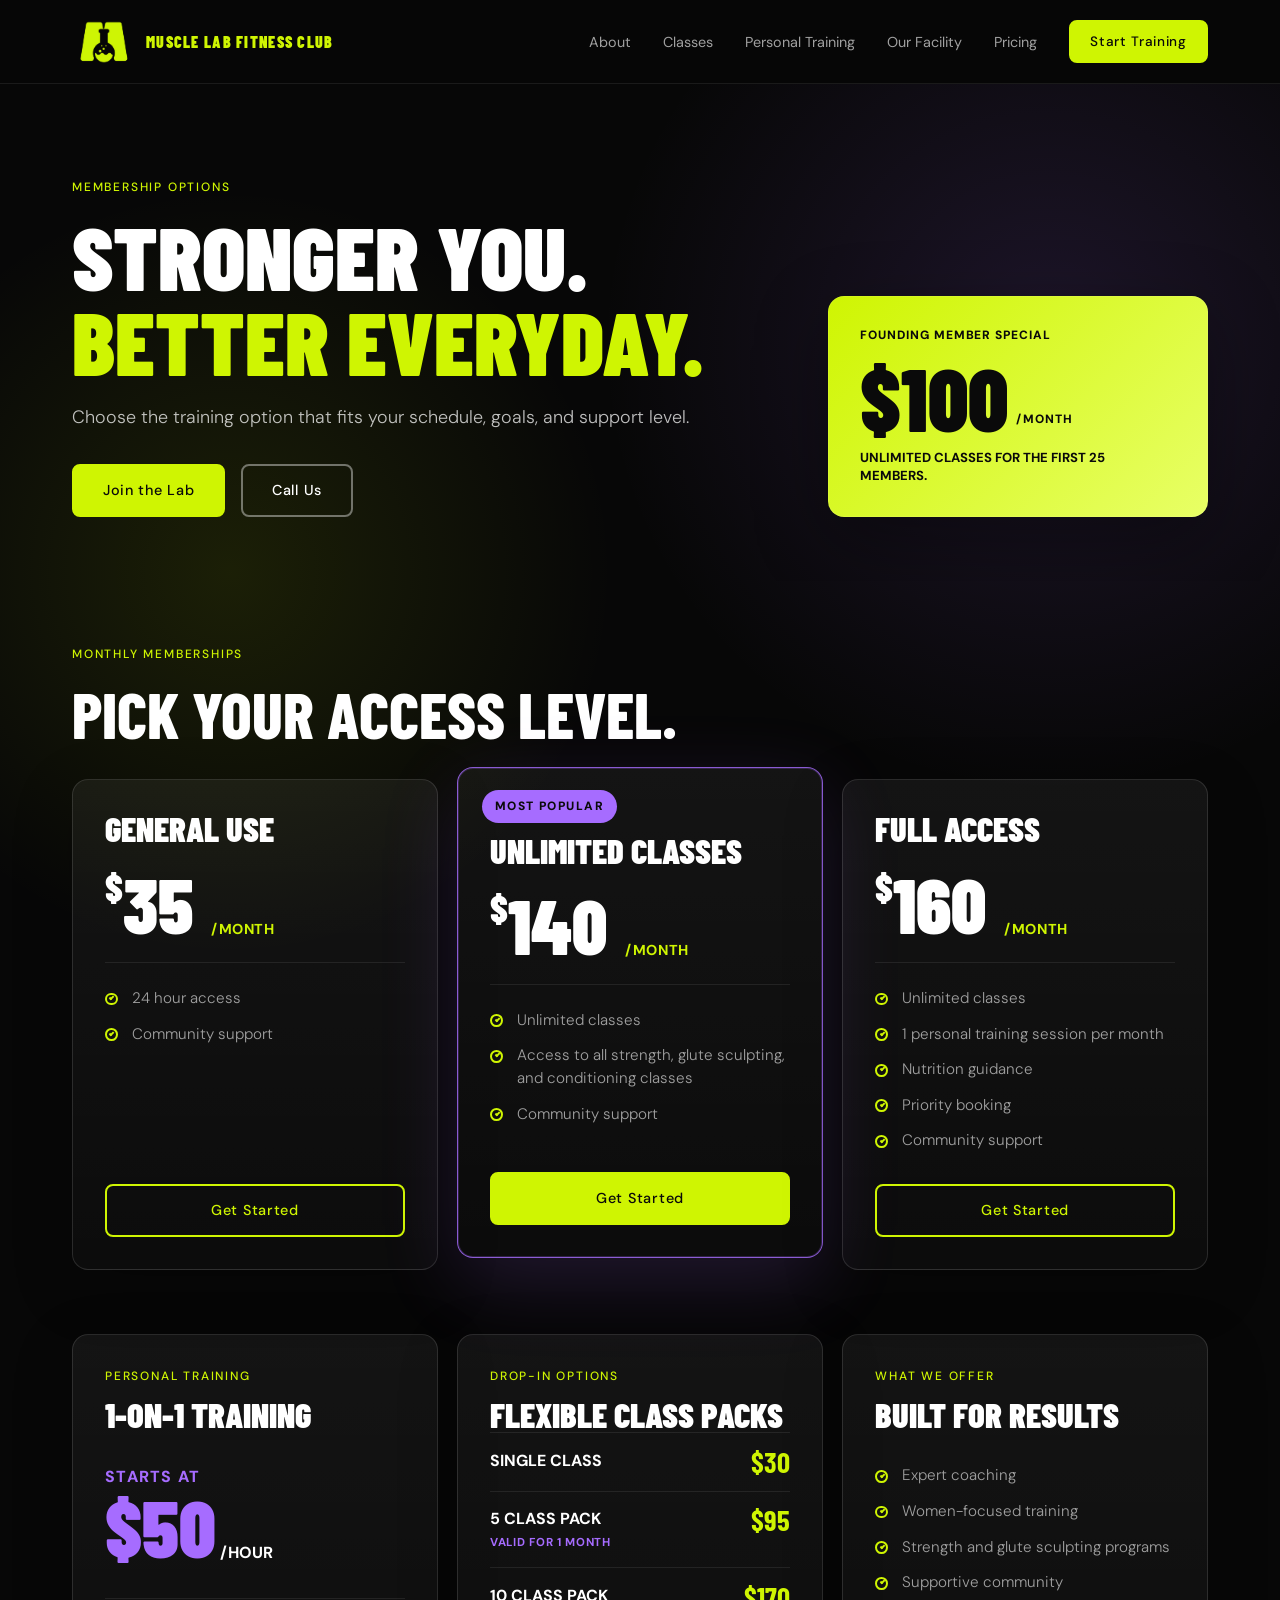
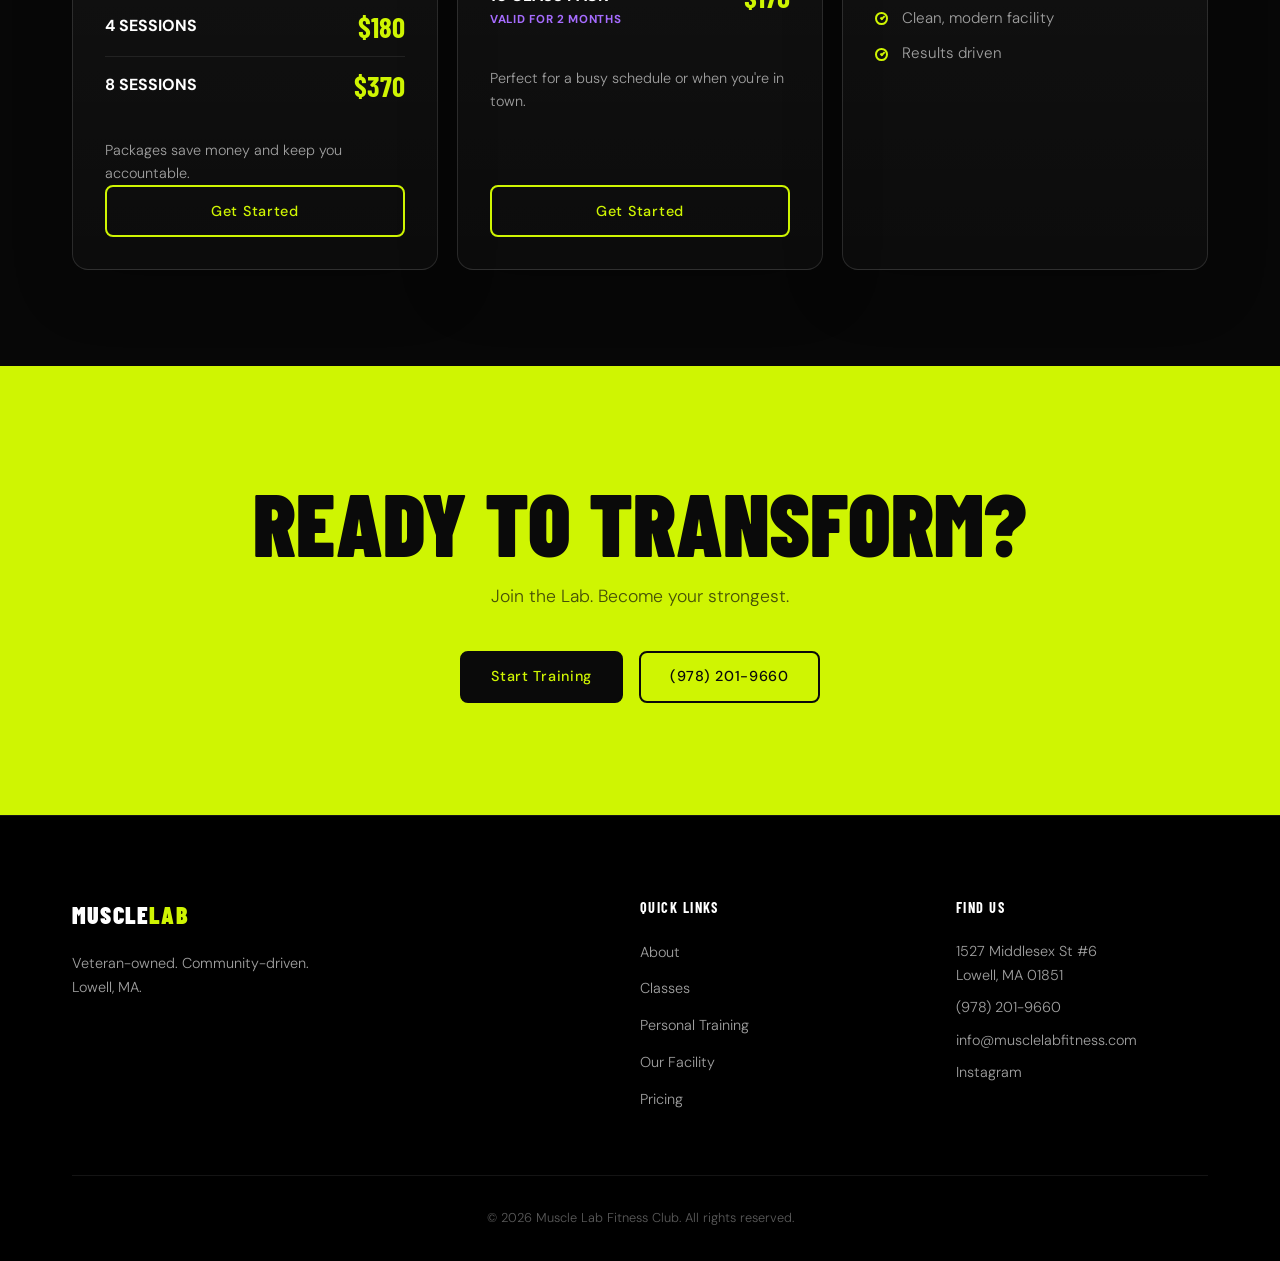
<file: pricing.html>
<!DOCTYPE html>
<html lang="en">
<head>
  <meta charset="UTF-8" />
  <meta name="viewport" content="width=device-width, initial-scale=1.0" />
  <meta name="description" content="Membership pricing for Muscle Lab Fitness Club in Lowell, MA. General use, unlimited classes, full access, personal training, and drop-in class packs." />
  <title>Pricing | Muscle Lab Fitness Club</title>
  <meta property="og:title" content="Pricing | Muscle Lab Fitness Club" />
  <meta property="og:description" content="Membership pricing for Muscle Lab Fitness Club in Lowell, MA." />
  <meta property="og:url" content="https://musclelabfit.com/pricing.html" />
  <meta property="og:image" content="https://musclelabfit.com/images/logo_preview.png" />
  <meta property="og:image:width" content="1409" />
  <meta property="og:image:height" content="790" />
  <meta property="og:type" content="website" />
  <meta name="twitter:card" content="summary_large_image" />
  <meta name="twitter:image" content="https://musclelabfit.com/images/logo_preview.png" />

  <link rel="preconnect" href="https://fonts.googleapis.com" />
  <link rel="preconnect" href="https://fonts.gstatic.com" crossorigin />
  <link href="https://fonts.googleapis.com/css2?family=Barlow+Condensed:wght@700;800;900&family=DM+Sans:wght@300;400;500&display=swap" rel="stylesheet" />

  <link rel="icon" type="image/png" href="/images/favicon.png" />
  <link rel="stylesheet" href="style.css?v=pricing-2" />
</head>
<body class="pricing-page">

  <!-- ========== NAVIGATION ========== -->
  <nav class="nav" id="nav">
    <div class="nav-inner">
      <a href="index.html" class="nav-logo"><img src="images/logo3.png" alt="Muscle Lab Fitness Club" class="nav-logo-img" /><span class="nav-logo-name">MUSCLE LAB FITNESS CLUB</span></a>

      <ul class="nav-links">
        <li><a href="index.html#about">About</a></li>
        <li><a href="index.html#classes">Classes</a></li>
        <li><a href="index.html#personal-training">Personal Training</a></li>
        <li><a href="index.html#facility">Our Facility</a></li>
        <li><a href="pricing.html">Pricing</a></li>
      </ul>

      <a href="signup.html" class="btn btn-primary nav-cta">Start Training</a>

      <button class="nav-toggle" id="navToggle" aria-label="Open menu">
        <span></span>
        <span></span>
        <span></span>
      </button>
    </div>

    <div class="nav-mobile" id="navMobile">
      <ul>
        <li><a href="index.html#about" class="nav-mobile-link">About</a></li>
        <li><a href="index.html#classes" class="nav-mobile-link">Classes</a></li>
        <li><a href="index.html#personal-training" class="nav-mobile-link">Personal Training</a></li>
        <li><a href="index.html#facility" class="nav-mobile-link">Our Facility</a></li>
        <li><a href="pricing.html" class="nav-mobile-link">Pricing</a></li>
        <li><a href="signup.html" class="btn btn-primary nav-mobile-link">Start Training</a></li>
      </ul>
    </div>
  </nav>

  <!-- ========== PRICING HERO ========== -->
  <main>
    <section class="pricing-hero">
      <div class="pricing-hero-bg"></div>
      <div class="container pricing-hero-inner">
        <div class="pricing-hero-copy">
          <p class="section-label">Membership Options</p>
          <h1>Stronger You.<br /><span class="text-green">Better Everyday.</span></h1>
          <p>Choose the training option that fits your schedule, goals, and support level.</p>
          <div class="pricing-hero-actions">
            <a href="signup.html?class=founding-member" class="btn btn-primary">Join the Lab</a>
            <a href="tel:+19782019660" class="btn btn-ghost">Call Us</a>
          </div>
        </div>

        <aside class="founding-offer" aria-label="Founding member special">
          <span>Founding Member Special</span>
          <div><strong>$100</strong><small>/month</small></div>
          <p>Unlimited classes for the first 25 members.</p>
        </aside>
      </div>
    </section>

    <!-- ========== MONTHLY MEMBERSHIPS ========== -->
    <section class="pricing-section">
      <div class="container">
        <div class="section-intro">
          <p class="section-label">Monthly Memberships</p>
          <h2 class="section-headline">Pick Your Access Level.</h2>
        </div>

        <div class="pricing-grid">
          <article class="price-card">
            <div class="price-card-head">
              <h3>General Use</h3>
              <div class="price">
                <span>$</span>35 <small>/month</small>
              </div>
            </div>
            <ul class="price-features">
              <li>24 hour access</li>
              <li>Community support</li>
            </ul>
            <a href="signup.html?class=general-use" class="btn btn-outline">Get Started</a>
          </article>

          <article class="price-card price-card-featured">
            <div class="popular-badge">Most Popular</div>
            <div class="price-card-head">
              <h3>Unlimited Classes</h3>
              <div class="price">
                <span>$</span>140 <small>/month</small>
              </div>
            </div>
            <ul class="price-features">
              <li>Unlimited classes</li>
              <li>Access to all strength, glute sculpting, and conditioning classes</li>
              <li>Community support</li>
            </ul>
            <a href="signup.html?class=unlimited-classes" class="btn btn-primary">Get Started</a>
          </article>

          <article class="price-card">
            <div class="price-card-head">
              <h3>Full Access</h3>
              <div class="price">
                <span>$</span>160 <small>/month</small>
              </div>
            </div>
            <ul class="price-features">
              <li>Unlimited classes</li>
              <li>1 personal training session per month</li>
              <li>Nutrition guidance</li>
              <li>Priority booking</li>
              <li>Community support</li>
            </ul>
            <a href="signup.html?class=full-access" class="btn btn-outline">Get Started</a>
          </article>
        </div>
      </div>
    </section>

    <!-- ========== TRAINING AND DROP-INS ========== -->
    <section class="pricing-details-section">
      <div class="container pricing-details-grid">
        <article class="pricing-panel">
          <p class="section-label">Personal Training</p>
          <h2>1-on-1 Training</h2>
          <div class="training-rate">
            <span>Starts at</span>
            <strong>$50</strong>
            <small>/hour</small>
          </div>
          <div class="package-list">
            <div class="package-row">
              <span>4 sessions</span>
              <strong>$180</strong>
            </div>
            <div class="package-row">
              <span>8 sessions</span>
              <strong>$370</strong>
            </div>
          </div>
          <p class="panel-note">Packages save money and keep you accountable.</p>
          <a href="signup.html?class=one-on-one" class="btn btn-outline panel-cta">Get Started</a>
        </article>

        <article class="pricing-panel">
          <p class="section-label">Drop-In Options</p>
          <h2>Flexible Class Packs</h2>
          <div class="dropin-list">
            <div class="dropin-row">
              <div>
                <span>Single Class</span>
              </div>
              <strong>$30</strong>
            </div>
            <div class="dropin-row">
              <div>
                <span>5 Class Pack</span>
                <small>Valid for 1 month</small>
              </div>
              <strong>$95</strong>
            </div>
            <div class="dropin-row">
              <div>
                <span>10 Class Pack</span>
                <small>Valid for 2 months</small>
              </div>
              <strong>$170</strong>
            </div>
          </div>
          <p class="panel-note">Perfect for a busy schedule or when you're in town.</p>
          <a href="signup.html?class=drop-in" class="btn btn-outline panel-cta">Get Started</a>
        </article>

        <article class="pricing-panel offer-panel">
          <p class="section-label">What We Offer</p>
          <h2>Built for Results</h2>
          <ul class="offer-list">
            <li>Expert coaching</li>
            <li>Women-focused training</li>
            <li>Strength and glute sculpting programs</li>
            <li>Supportive community</li>
            <li>Clean, modern facility</li>
            <li>Results driven</li>
          </ul>
        </article>
      </div>
    </section>

    <!-- ========== CALL TO ACTION ========== -->
    <section class="cta-section">
      <div class="container">
        <h2 class="cta-headline">Ready to Transform?</h2>
        <p class="cta-sub">Join the Lab. Become your strongest.</p>
        <div class="cta-actions">
          <a href="signup.html" class="btn btn-dark">Start Training</a>
          <a href="tel:+19782019660" class="btn btn-dark-outline">(978) 201-9660</a>
        </div>
      </div>
    </section>
  </main>

  <!-- ========== FOOTER ========== -->
  <footer class="footer">
    <div class="container">
      <div class="footer-grid">

        <div class="footer-brand">
          <a href="index.html" class="nav-logo">MUSCLE <span>LAB</span></a>
          <p>Veteran-owned. Community-driven.<br />Lowell, MA.</p>
        </div>

        <div class="footer-nav">
          <h4>Quick Links</h4>
          <ul>
            <li><a href="index.html#about">About</a></li>
            <li><a href="index.html#classes">Classes</a></li>
            <li><a href="index.html#personal-training">Personal Training</a></li>
            <li><a href="index.html#facility">Our Facility</a></li>
            <li><a href="pricing.html">Pricing</a></li>
          </ul>
        </div>

        <div class="footer-contact">
          <h4>Find Us</h4>
          <p>1527 Middlesex St #6<br />Lowell, MA 01851</p>
          <p><a href="tel:+19782019660">(978) 201-9660</a></p>
          <p><a href="mailto:info@musclelabfitness.com">info@musclelabfitness.com</a></p>
          <p><a href="https://www.instagram.com/musclelabfitnessclub/" target="_blank" rel="noopener noreferrer">Instagram</a></p>
        </div>

      </div>

      <div class="footer-bottom">
        <p>&copy; 2026 Muscle Lab Fitness Club. All rights reserved.</p>
      </div>
    </div>
  </footer>

  <script src="script.js"></script>
</body>
</html>
</file>
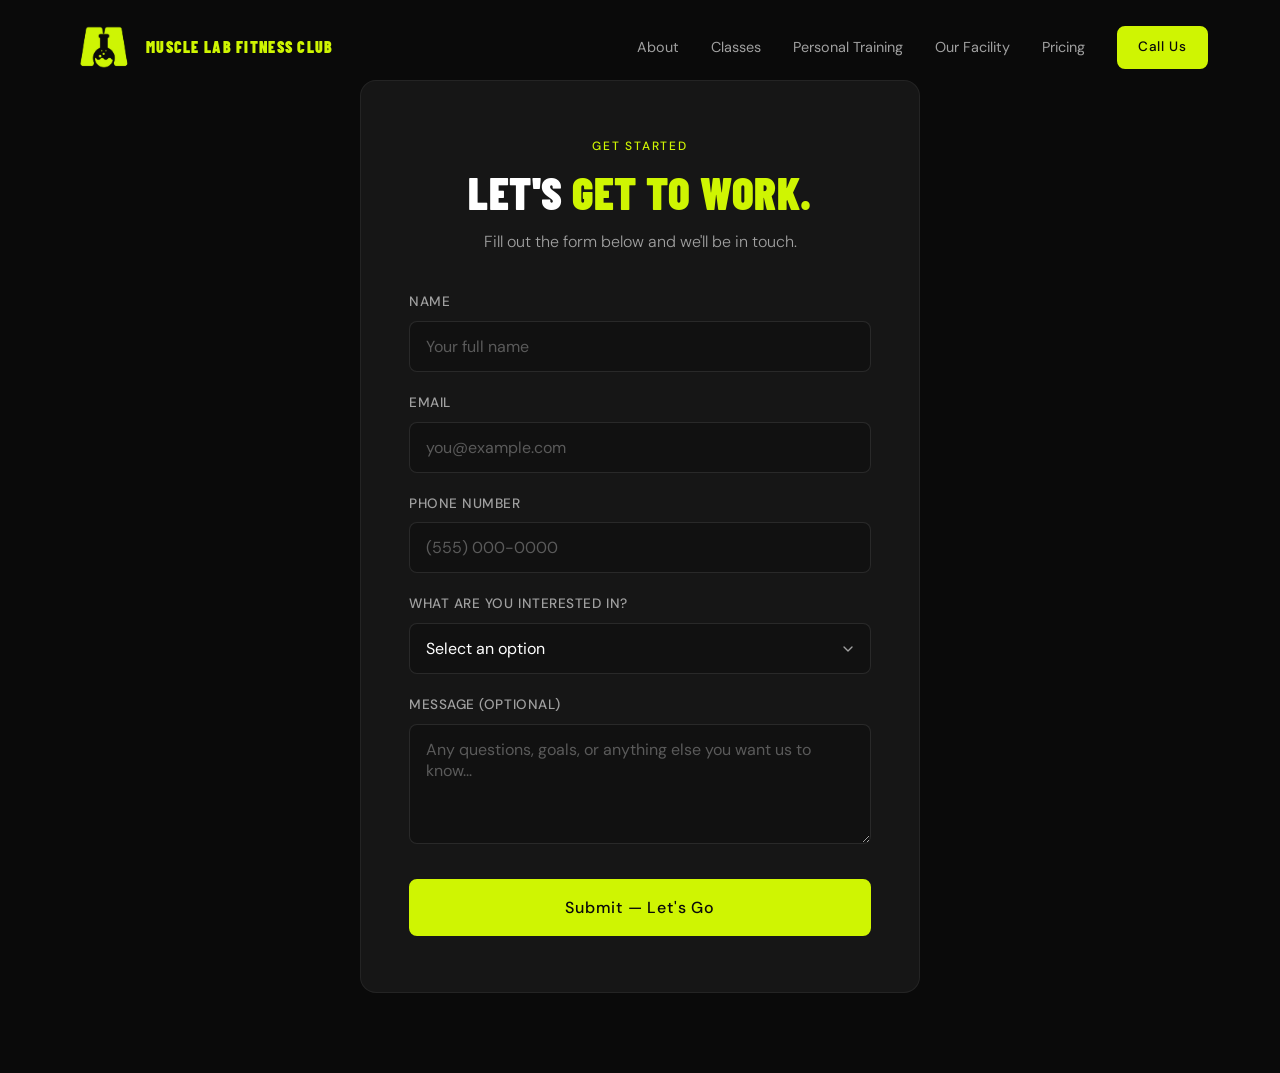
<file: signup.html>
<!DOCTYPE html>
<html lang="en">
<head>
  <meta charset="UTF-8" />
  <meta name="viewport" content="width=device-width, initial-scale=1.0" />
  <meta name="description" content="Get started at Muscle Lab Fitness Club. Sign up today." />
  <title>Get Started | Muscle Lab Fitness Club</title>
  <meta property="og:title" content="Get Started | Muscle Lab Fitness Club" />
  <meta property="og:description" content="Get started at Muscle Lab Fitness Club in Lowell, MA." />
  <meta property="og:url" content="https://musclelabfit.com/signup.html" />
  <meta property="og:image" content="https://musclelabfit.com/images/logo_preview.png" />
  <meta property="og:image:width" content="1409" />
  <meta property="og:image:height" content="790" />
  <meta property="og:type" content="website" />
  <meta name="twitter:card" content="summary_large_image" />
  <meta name="twitter:image" content="https://musclelabfit.com/images/logo_preview.png" />

  <!-- Fonts: Barlow Condensed (headlines) + DM Sans (body) -->
  <link rel="preconnect" href="https://fonts.googleapis.com" />
  <link rel="preconnect" href="https://fonts.gstatic.com" crossorigin />
  <link href="https://fonts.googleapis.com/css2?family=Barlow+Condensed:wght@700;800;900&family=DM+Sans:wght@300;400;500&display=swap" rel="stylesheet" />

  <link rel="icon" type="image/png" href="/images/favicon.png" />
  <link rel="stylesheet" href="style.css" />

  <style>
    /* ── Signup page layout ── */
    .signup-section {
      min-height: calc(100vh - 80px); /* fill below nav */
      display: flex;
      align-items: center;
      justify-content: center;
      padding: 80px 24px;
    }

    .signup-card {
      background: var(--bg-card);
      border: 1px solid rgba(255,255,255,0.06);
      border-radius: 16px;
      padding: 56px 48px;
      width: 100%;
      max-width: 560px;
    }

    .signup-card .section-label {
      margin-bottom: 12px;
      text-align: center;
    }

    .signup-card h1 {
      font-family: var(--font-headline);
      font-size: clamp(2rem, 5vw, 2.8rem);
      font-weight: 900;
      line-height: 1.1;
      text-transform: uppercase;
      letter-spacing: 0.01em;
      margin-bottom: 12px;
      text-align: center;
    }

    .signup-card p.signup-sub {
      color: var(--text-secondary);
      font-size: 1rem;
      margin-bottom: 36px;
      line-height: 1.6;
      text-align: center;
    }

    /* Form fields */
    .form-group {
      margin-bottom: 20px;
    }

    .form-group label {
      display: block;
      font-size: 0.85rem;
      font-weight: 500;
      color: var(--text-secondary);
      margin-bottom: 8px;
      letter-spacing: 0.04em;
      text-transform: uppercase;
    }

    .form-group input,
    .form-group select,
    .form-group textarea {
      width: 100%;
      background: var(--bg-secondary);
      border: 1px solid rgba(255,255,255,0.1);
      border-radius: 8px;
      padding: 14px 16px;
      color: var(--text-primary);
      font-family: var(--font-body);
      font-size: 1rem;
      outline: none;
      transition: border-color 0.2s;
      box-sizing: border-box;
    }

    .form-group input:focus,
    .form-group select:focus,
    .form-group textarea:focus {
      border-color: var(--accent-green);
    }

    /* Style the select dropdown arrow */
    .form-group select {
      appearance: none;
      background-image: url("data:image/svg+xml,%3Csvg xmlns='http://www.w3.org/2000/svg' width='16' height='16' viewBox='0 0 24 24' fill='none' stroke='%23a0a0a0' stroke-width='2' stroke-linecap='round' stroke-linejoin='round'%3E%3Cpolyline points='6 9 12 15 18 9'/%3E%3C/svg%3E");
      background-repeat: no-repeat;
      background-position: right 14px center;
      padding-right: 40px;
      cursor: pointer;
    }

    /* Fix browser default option colors */
    .form-group select option {
      background: #1c1c1c;
      color: var(--text-primary);
    }

    .form-group textarea {
      resize: vertical;
      min-height: 120px;
    }

    /* Placeholder color */
    ::placeholder {
      color: var(--text-muted);
    }

    .signup-submit {
      width: 100%;
      margin-top: 8px;
      font-size: 1rem;
      padding: 16px;
    }

    /* Success state (shown after submit) */
    .signup-success {
      display: none;
      text-align: center;
      padding: 24px 0 8px;
    }

    .signup-success .success-icon {
      width: 56px;
      height: 56px;
      border-radius: 50%;
      background: var(--accent-green-dim);
      display: flex;
      align-items: center;
      justify-content: center;
      margin: 0 auto 20px;
    }

    .signup-success .success-icon svg {
      color: var(--accent-green);
      width: 28px;
      height: 28px;
    }

    .signup-success h2 {
      font-family: var(--font-headline);
      font-size: 2rem;
      font-weight: 900;
      text-transform: uppercase;
      margin-bottom: 12px;
    }

    .signup-success p {
      color: var(--text-secondary);
      line-height: 1.6;
    }

    @media (max-width: 600px) {
      .signup-card {
        padding: 40px 24px;
      }
    }
  </style>
</head>
<body>

  <!-- ========== NAVIGATION ========== -->
  <nav class="nav" id="nav">
    <div class="nav-inner">
      <!-- Logo links back to homepage -->
      <a href="index.html" class="nav-logo"><img src="images/logo3.png" alt="Muscle Lab Fitness Club" class="nav-logo-img" /><span class="nav-logo-name">MUSCLE LAB FITNESS CLUB</span></a>

      <ul class="nav-links">
        <li><a href="index.html#about">About</a></li>
        <li><a href="index.html#classes">Classes</a></li>
        <li><a href="index.html#personal-training">Personal Training</a></li>
        <li><a href="index.html#facility">Our Facility</a></li>
        <li><a href="pricing.html">Pricing</a></li>
      </ul>

      <a href="tel:+19782019660" class="btn btn-primary nav-cta">Call Us</a>

      <!-- Mobile hamburger -->
      <button class="nav-toggle" id="navToggle" aria-label="Open menu">
        <span></span>
        <span></span>
        <span></span>
      </button>
    </div>

    <!-- Mobile menu -->
    <div class="nav-mobile" id="navMobile">
      <ul>
        <li><a href="index.html#about" class="nav-mobile-link">About</a></li>
        <li><a href="index.html#classes" class="nav-mobile-link">Classes</a></li>
        <li><a href="index.html#personal-training" class="nav-mobile-link">Personal Training</a></li>
        <li><a href="index.html#facility" class="nav-mobile-link">Our Facility</a></li>
        <li><a href="pricing.html" class="nav-mobile-link">Pricing</a></li>
        <li><a href="tel:+19782019660" class="btn btn-primary nav-mobile-link">Call Us</a></li>
      </ul>
    </div>
  </nav>

  <!-- ========== SIGNUP FORM ========== -->
  <section class="signup-section">
    <div class="signup-card">

      <p class="section-label">Get Started</p>
      <h1>Let's <span class="text-green">Get to Work.</span></h1>
      <p class="signup-sub">Fill out the form below and we'll be in touch.</p>

      <!-- Form -->
      <form id="signupForm" novalidate>

        <!-- Web3Forms required fields -->
        <input type="hidden" name="access_key" value="9566716a-b196-4d9c-8f5f-5853fa6e041f" />
        <input type="hidden" name="subject" value="New Signup — Muscle Lab Fitness Club" />
        <input type="hidden" name="from_name" value="Muscle Lab Website" />

        <div class="form-group">
          <label for="name">Name</label>
          <input type="text" id="name" name="name" placeholder="Your full name" required />
        </div>

        <div class="form-group">
          <label for="email">Email</label>
          <input type="email" id="email" name="email" placeholder="you@example.com" required />
        </div>

        <div class="form-group">
          <label for="phone">Phone Number</label>
          <input type="tel" id="phone" name="phone" placeholder="(555) 000-0000" required />
        </div>

        <div class="form-group">
          <label for="classType">What are you interested in?</label>
          <select id="classType" name="classType" required>
            <option value="" disabled selected>Select an option</option>
            <option value="founding-member">Founding Member Special</option>
            <option value="general-use">General Use Membership</option>
            <option value="unlimited-classes">Unlimited Classes Membership</option>
            <option value="full-access">Full Access Membership</option>
            <option value="strength-training">Strength Training Classes</option>
            <option value="glute-sculpting">Glute Sculpting Classes</option>
            <option value="one-on-one">1-on-1 Personal Training</option>
            <option value="drop-in">Drop-In Class Pack</option>
          </select>
        </div>

        <div class="form-group">
          <label for="message">Message (optional)</label>
          <textarea id="message" name="message" placeholder="Any questions, goals, or anything else you want us to know..."></textarea>
        </div>

        <button type="submit" class="btn btn-primary signup-submit">Submit — Let's Go</button>

      </form>

      <!-- Shown after successful submit -->
      <div class="signup-success" id="signupSuccess">
        <div class="success-icon">
          <svg xmlns="http://www.w3.org/2000/svg" viewBox="0 0 24 24" fill="none" stroke="currentColor" stroke-width="2.5" stroke-linecap="round" stroke-linejoin="round"><polyline points="20 6 9 17 4 12"/></svg>
        </div>
        <h2>You're <span class="text-green">In.</span></h2>
        <p>We got your info and we'll reach out soon. Talk soon.</p>
      </div>

    </div>
  </section>

  <script>
    // Pre-populate class type from URL param (e.g. ?class=strength-training)
    const params = new URLSearchParams(window.location.search);
    const classParam = params.get('class');
    if (classParam) {
      const select = document.getElementById('classType');
      const match = select.querySelector(`option[value="${classParam}"]`);
      if (match) match.selected = true;
    }

    // Mobile nav toggle (same logic as main page)
    const navToggle = document.getElementById('navToggle');
    const navMobile = document.getElementById('navMobile');
    navToggle.addEventListener('click', () => {
      navMobile.classList.toggle('open');
      navToggle.classList.toggle('open');
    });
    // Close mobile nav when a link is clicked
    document.querySelectorAll('.nav-mobile-link').forEach(link => {
      link.addEventListener('click', () => {
        navMobile.classList.remove('open');
        navToggle.classList.remove('open');
      });
    });

    // Form submit — validate required fields, then POST to Web3Forms
    document.getElementById('signupForm').addEventListener('submit', async function(e) {
      e.preventDefault();

      // Validate required fields
      const required = ['name', 'email', 'phone', 'classType'];
      let valid = true;

      required.forEach(id => {
        const field = document.getElementById(id);
        if (!field.value.trim()) {
          field.style.borderColor = '#ff4d4d'; // highlight empty fields red
          valid = false;
        } else {
          field.style.borderColor = ''; // reset if filled
        }
      });

      if (!valid) return;

      // Disable button while submitting
      const btn = this.querySelector('.signup-submit');
      btn.disabled = true;
      btn.textContent = 'Sending...';

      try {
        const res = await fetch('https://api.web3forms.com/submit', {
          method: 'POST',
          headers: { 'Content-Type': 'application/json', 'Accept': 'application/json' },
          body: JSON.stringify(Object.fromEntries(new FormData(this)))
        });

        const data = await res.json();

        if (res.ok && data.success) {
          // Hide form, show success message
          this.style.display = 'none';
          document.getElementById('signupSuccess').style.display = 'block';
        } else {
          // Show error inline
          btn.disabled = false;
          btn.textContent = 'Submit — Let\'s Go';
          btn.style.background = '#ff4d4d';
          btn.textContent = 'Something went wrong — try again';
          setTimeout(() => {
            btn.style.background = '';
            btn.textContent = 'Submit — Let\'s Go';
          }, 3000);
        }
      } catch (err) {
        // Network error fallback
        btn.disabled = false;
        btn.style.background = '#ff4d4d';
        btn.textContent = 'Network error — try again';
        setTimeout(() => {
          btn.style.background = '';
          btn.textContent = 'Submit — Let\'s Go';
        }, 3000);
      }
    });
  </script>

</body>
</html>
</file>
<file: style.css>
/* ============================================================
   MUSCLE LAB FITNESS CLUB — style.css
   Colors: Lime Green #CFF502 | Purple #A66CFF | Black/White
   Fonts:  Barlow Condensed (headlines) | DM Sans Light (body)
   ============================================================ */

/* ===== CSS VARIABLES ===== */
:root {
  --bg:            #0a0a0a;
  --bg-secondary:  #111111;
  --bg-card:       #161616;
  --bg-card-hover: #1c1c1c;

  --accent-green:  #CFF502;   /* primary — CTAs, key words */
  --accent-purple: #A66CFF;   /* secondary — use sparingly */
  --accent-green-dim: rgba(207, 245, 2, 0.15);
  --accent-purple-dim: rgba(166, 108, 255, 0.15);

  --text-primary:   #ffffff;
  --text-secondary: #a0a0a0;
  --text-muted:     #5a5a5a;
  --border:         rgba(255, 255, 255, 0.08);

  --font-headline: 'Barlow Condensed', sans-serif;
  --font-body:     'DM Sans', sans-serif;

  --radius:  8px;
  --radius-lg: 16px;
  --transition: all 0.3s ease;
}

/* ===== RESET & BASE ===== */
*, *::before, *::after {
  box-sizing: border-box;
  margin: 0;
  padding: 0;
}

html {
  scroll-behavior: smooth;
  font-size: 16px;
}

body {
  background-color: var(--bg);
  color: var(--text-primary);
  font-family: var(--font-body);
  font-weight: 300;
  line-height: 1.6;
  -webkit-font-smoothing: antialiased;
  -moz-osx-font-smoothing: grayscale;
  overflow-x: hidden;
}

img {
  display: block;
  max-width: 100%;
  height: auto;
}

a {
  color: inherit;
  text-decoration: none;
  transition: var(--transition);
}

ul {
  list-style: none;
}

/* ===== CONTAINER ===== */
.container {
  width: 100%;
  max-width: 1200px;
  margin: 0 auto;
  padding: 0 2rem;
}

/* ===== TYPOGRAPHY UTILITIES ===== */
.text-green  { color: var(--accent-green); }
.text-purple { color: var(--accent-purple); }
.text-center { text-align: center; }

.section-label {
  font-family: var(--font-body);
  font-size: 0.75rem;
  font-weight: 500;
  letter-spacing: 0.15em;
  text-transform: uppercase;
  color: var(--accent-green);
  margin-bottom: 1rem;
  display: block;
}

.section-headline {
  font-family: var(--font-headline);
  font-size: clamp(2.5rem, 5vw, 4rem);
  font-weight: 800;
  line-height: 1.05;
  text-transform: uppercase;
  margin-bottom: 1.5rem;
}

.section-sub {
  font-size: 1.1rem;
  color: var(--text-secondary);
  max-width: 560px;
  margin: 0 auto 3rem;
}

.body-text {
  font-size: 1rem;
  color: var(--text-secondary);
  line-height: 1.8;
  margin-bottom: 1rem;
}

/* ===== BUTTONS ===== */
.btn {
  display: inline-block;
  padding: 0.8rem 1.8rem;
  font-family: var(--font-body);
  font-size: 0.9rem;
  font-weight: 500;
  letter-spacing: 0.05em;
  border-radius: var(--radius);
  border: 2px solid transparent;
  cursor: pointer;
  transition: var(--transition);
  white-space: nowrap;
}

/* Green filled — primary CTA */
.btn-primary {
  background: var(--accent-green);
  color: #0a0a0a;
  border-color: var(--accent-green);
}
.btn-primary:hover {
  background: #b8dc02;
  border-color: #b8dc02;
  transform: translateY(-2px);
  box-shadow: 0 8px 24px rgba(207, 245, 2, 0.3);
}

/* Ghost — white border */
.btn-ghost {
  background: transparent;
  color: var(--text-primary);
  border-color: rgba(255,255,255,0.4);
}
.btn-ghost:hover {
  border-color: var(--accent-green);
  color: var(--accent-green);
  transform: translateY(-2px);
}

/* Outline — dark bg with green border */
.btn-outline {
  background: transparent;
  color: var(--accent-green);
  border-color: var(--accent-green);
}
.btn-outline:hover {
  background: var(--accent-green);
  color: #0a0a0a;
  transform: translateY(-2px);
}

/* Dark — for use on green CTA section */
.btn-dark {
  background: #0a0a0a;
  color: var(--accent-green);
  border-color: #0a0a0a;
}
.btn-dark:hover {
  background: #1a1a1a;
  transform: translateY(-2px);
  box-shadow: 0 8px 20px rgba(0,0,0,0.4);
}

.btn-dark-outline {
  background: transparent;
  color: #0a0a0a;
  border-color: #0a0a0a;
}
.btn-dark-outline:hover {
  background: rgba(0,0,0,0.1);
  transform: translateY(-2px);
}

/* ===== SCROLL REVEAL ===== */
.reveal {
  opacity: 0;
  transform: translateY(40px);
  transition: opacity 0.7s ease, transform 0.7s ease;
}
.reveal.active {
  opacity: 1;
  transform: translateY(0);
}

/* Fade-in-up (hero staggered) */
.fade-in-up {
  opacity: 0;
  transform: translateY(30px);
  animation: fadeInUp 0.8s ease forwards;
}
.delay-1 { animation-delay: 0.1s; }
.delay-2 { animation-delay: 0.3s; }
.delay-3 { animation-delay: 0.5s; }
.delay-4 { animation-delay: 0.7s; }

@keyframes fadeInUp {
  to {
    opacity: 1;
    transform: translateY(0);
  }
}

/* ===== IMAGE PLACEHOLDER ===== */
/* Remove these styles once real photos are added */
.image-placeholder {
  width: 100%;
  height: 100%;
  min-height: 300px;
  background: var(--bg-card);
  border: 1px dashed var(--border);
  border-radius: var(--radius);
  display: flex;
  align-items: center;
  justify-content: center;
  color: var(--text-muted);
  font-size: 0.85rem;
  letter-spacing: 0.1em;
  text-transform: uppercase;
}

/* ============================================================
   NAVIGATION
   ============================================================ */
.nav {
  position: fixed;
  top: 0;
  left: 0;
  right: 0;
  z-index: 1000;
  padding: 1.2rem 0;
  transition: background 0.4s ease, padding 0.4s ease;
}

/* Darker bg once user scrolls */
.nav.scrolled {
  background: rgba(10, 10, 10, 0.95);
  backdrop-filter: blur(12px);
  -webkit-backdrop-filter: blur(12px);
  padding: 0.8rem 0;
  border-bottom: 1px solid var(--border);
}

.nav-inner {
  max-width: 1200px;
  margin: 0 auto;
  padding: 0 2rem;
  display: flex;
  align-items: center;
  gap: 2rem;
}

/* Logo */
.nav-logo {
  font-family: var(--font-headline);
  font-size: 1.5rem;
  font-weight: 900;
  text-transform: uppercase;
  letter-spacing: 0.05em;
  flex-shrink: 0;
  display: flex;
  align-items: center;
}
.nav-logo span {
  color: var(--accent-green);
}
.nav-logo-img {
  height: 56px;
  width: auto;
  display: block;
}
.nav-logo-name {
  font-family: var(--font-headline);
  font-size: 1rem;
  font-weight: 900;
  letter-spacing: 0.08em;
  color: var(--white);
  white-space: nowrap;
  margin-left: 0.6rem;
}

/* Desktop links */
.nav-links {
  display: flex;
  gap: 2rem;
  margin-left: auto;
}
.nav-links a {
  font-size: 0.9rem;
  font-weight: 400;
  color: var(--text-secondary);
  position: relative;
}
.nav-links a::after {
  content: '';
  position: absolute;
  bottom: -4px;
  left: 0;
  width: 0;
  height: 2px;
  background: var(--accent-green);
  transition: width 0.3s ease;
}
.nav-links a:hover {
  color: var(--text-primary);
}
.nav-links a:hover::after {
  width: 100%;
}

.nav-cta {
  padding: 0.55rem 1.2rem;
  font-size: 0.85rem;
}

/* Hamburger toggle */
.nav-toggle {
  display: none;
  flex-direction: column;
  gap: 5px;
  cursor: pointer;
  background: none;
  border: none;
  padding: 4px;
  margin-left: auto;
}
.nav-toggle span {
  display: block;
  width: 24px;
  height: 2px;
  background: var(--text-primary);
  border-radius: 2px;
  transition: var(--transition);
}
/* X state */
.nav-toggle.open span:nth-child(1) { transform: translateY(7px) rotate(45deg); }
.nav-toggle.open span:nth-child(2) { opacity: 0; }
.nav-toggle.open span:nth-child(3) { transform: translateY(-7px) rotate(-45deg); }

/* Mobile menu */
.nav-mobile {
  display: none;
  background: rgba(10, 10, 10, 0.98);
  padding: 1.5rem 2rem 2rem;
}
.nav-mobile.open {
  display: block;
}
.nav-mobile ul {
  display: flex;
  flex-direction: column;
  gap: 1.2rem;
}
.nav-mobile-link {
  font-size: 1.1rem;
  color: var(--text-secondary);
  display: block;
}
.nav-mobile-link:hover {
  color: var(--accent-green);
}
/* CTA button inside mobile menu — keep button colors, center it */
.nav-mobile .btn {
  color: #0a0a0a;
  text-align: center;
  width: 100%;
}

/* ============================================================
   HERO
   ============================================================ */
.hero {
  position: relative;
  min-height: 100vh;          /* fallback for older browsers */
  min-height: 100svh;         /* fix iOS Safari address-bar shifting viewport */
  display: flex;
  align-items: center;
  /* Background image — will show through overlay */
  background-image: url('images/IMG_0091.jpeg');
  background-size: cover;
  background-position: center;
  background-attachment: fixed;
}

/* Dark overlay on hero image */
.hero-overlay {
  position: absolute;
  inset: 0;
  background: linear-gradient(
    to bottom,
    rgba(10, 10, 10, 0.75) 0%,
    rgba(10, 10, 10, 0.55) 50%,
    rgba(10, 10, 10, 0.9) 100%
  );
}


.hero-content {
  position: relative;
  z-index: 1;
  max-width: 1200px;
  width: 100%;
  margin: 0 auto;
  padding: 0 2rem;
  padding-top: 80px; /* offset for fixed nav */
}

.hero-eyebrow {
  font-size: 0.8rem;
  font-weight: 500;
  letter-spacing: 0.2em;
  text-transform: uppercase;
  color: var(--accent-green);
  margin-bottom: 1.2rem;
}

.hero-headline {
  font-family: var(--font-headline);
  font-size: clamp(3.5rem, 9vw, 7rem);
  font-weight: 900;
  line-height: 1;
  text-transform: uppercase;
  margin-bottom: 1.5rem;
  max-width: 900px;
}

.hero-sub {
  font-size: 1.15rem;
  color: rgba(255, 255, 255, 0.88); /* brighter than --text-secondary (#a0a0a0) for hero readability */
  text-shadow: 0 1px 4px rgba(0, 0, 0, 0.6); /* keeps it legible over any photo area */
  max-width: 480px;
  margin-bottom: 2.5rem;
}

.hero-actions {
  display: flex;
  gap: 1rem;
  flex-wrap: wrap;
}

/* ============================================================
   REVIEWS TICKER
   ============================================================ */
.reviews-ticker {
  background: var(--bg-secondary);
  border-top: 1px solid var(--border);
  border-bottom: 1px solid var(--border);
  padding: 2rem 0;
  overflow: hidden;
}

.ticker-track {
  display: flex;
  gap: 2rem;
  /* Infinite scroll animation */
  animation: ticker 40s linear infinite;
  width: max-content;
}

.ticker-track:hover {
  animation-play-state: paused;
}

@keyframes ticker {
  0%   { transform: translateX(0); }
  100% { transform: translateX(-50%); } /* moves exactly half (the duplicate set) */
}

.ticker-item {
  flex-shrink: 0;
  width: 320px;
  background: var(--bg-card);
  border: 1px solid var(--border);
  border-radius: var(--radius);
  padding: 1.2rem 1.5rem;
}

.ticker-item .stars {
  color: var(--accent-green);
  font-size: 0.9rem;
  margin-bottom: 0.5rem;
  letter-spacing: 2px;
}

.ticker-item p {
  font-size: 0.9rem;
  color: var(--text-secondary);
  line-height: 1.5;
  margin-bottom: 0.6rem;
  font-style: italic;
}

.ticker-item .reviewer {
  font-size: 0.8rem;
  font-weight: 500;
  color: var(--text-muted);
}

/* ============================================================
   ABOUT / MISSION
   ============================================================ */
.about {
  padding: 8rem 0;
}

.about-grid {
  display: grid;
  grid-template-columns: 1fr 1fr;
  gap: 5rem;
  align-items: center;
}

.about-text {
  /* Left column */
}

.stats-row {
  display: flex;
  gap: 2rem;
  margin-top: 2.5rem;
}

.stat-box {
  display: flex;
  flex-direction: column;
  gap: 0.3rem;
}

.stat-number {
  font-family: var(--font-headline);
  font-size: 2.8rem;
  font-weight: 900;
  line-height: 1;
  color: var(--text-primary);
}

.stat-label {
  font-size: 0.8rem;
  font-weight: 400;
  letter-spacing: 0.1em;
  text-transform: uppercase;
  color: var(--text-muted);
}

.about-image {
  /* Right column */
}

.about-image .image-placeholder {
  min-height: 500px;
  border-radius: var(--radius-lg);
}

.about-image img {
  width: 100%;
  height: 500px;
  object-fit: cover;
  object-position: center top;
  border-radius: var(--radius-lg);
}

/* ============================================================
   MEET THE COACH
   ============================================================ */
.coach {
  padding: 8rem 0;
  background: var(--bg-secondary);
}

.coach-grid {
  display: grid;
  grid-template-columns: 2fr 3fr; /* image narrower, text wider */
  gap: 5rem;
  align-items: center;
}

.coach-image img {
  width: 100%;
  height: 420px;
  object-fit: cover;
  object-position: center top;
  border-radius: var(--radius-lg);
}

.coach-text {
  /* Right column */
}

.coach-tags {
  display: flex;
  flex-wrap: wrap;
  gap: 0.75rem;
  margin-top: 2rem;
}

.coach-tag {
  font-size: 0.75rem;
  font-weight: 600;
  letter-spacing: 0.08em;
  text-transform: uppercase;
  color: var(--text-primary);
  background: var(--bg-primary);
  border: 1px solid var(--border);
  border-radius: 4px;
  padding: 0.4rem 0.9rem;
}

/* ============================================================
   CLASSES
   ============================================================ */
.classes {
  padding: 8rem 0;
  background: var(--bg-secondary);
}

.classes-grid {
  display: grid;
  grid-template-columns: repeat(3, 1fr);
  gap: 1.5rem;
  margin-top: 1rem;
}

.class-card {
  background: var(--bg-card);
  border: 1px solid var(--border);
  border-radius: var(--radius-lg);
  padding: 2.5rem;
  display: flex;
  flex-direction: column;
  gap: 1rem;
  position: relative;
  transition: var(--transition);
}

.class-card:hover {
  transform: translateY(-6px);
  border-color: var(--accent-green);
  box-shadow: 0 16px 40px rgba(207, 245, 2, 0.1);
}


.class-icon {
  width: 48px;
  height: 48px;
  background: var(--accent-green-dim);
  border-radius: var(--radius);
  display: flex;
  align-items: center;
  justify-content: center;
  color: var(--accent-green);
}

/* Purple variant for personal training */
.class-icon--purple {
  background: var(--accent-purple-dim);
  color: var(--accent-purple);
}

.class-icon svg {
  width: 22px;
  height: 22px;
}

/* Top-right badge on each card indicating the offering type */
.class-badge {
  position: absolute;
  top: 1.5rem;
  right: 1.5rem;
  background: var(--accent-green);
  color: #0a0a0a;
  font-size: 0.65rem;
  font-weight: 700;
  letter-spacing: 0.1em;
  text-transform: uppercase;
  padding: 0.25rem 0.6rem;
  border-radius: 4px;
}

.class-badge--purple {
  background: #a78bfa;
  color: #0a0a0a;
}

.class-title {
  font-family: var(--font-headline);
  font-size: 1.6rem;
  font-weight: 800;
  text-transform: uppercase;
  letter-spacing: 0.02em;
}

.class-desc {
  font-size: 0.95rem;
  color: var(--text-secondary);
  line-height: 1.7;
}

.class-bullets {
  display: flex;
  flex-direction: column;
  gap: 0.5rem;
  flex: 1;
}

.class-bullets li {
  font-size: 0.88rem;
  color: var(--text-secondary);
  padding-left: 1.2rem;
  position: relative;
}
.class-bullets li::before {
  content: '';
  position: absolute;
  left: 0;
  top: 50%;
  transform: translateY(-50%);
  width: 6px;
  height: 6px;
  background: var(--accent-green);
  border-radius: 50%;
}

/* ============================================================
   WHY MUSCLE LAB
   ============================================================ */
.why {
  padding: 8rem 0;
}

.why-grid {
  display: grid;
  grid-template-columns: repeat(4, 1fr);
  gap: 1.5rem;
  margin-top: 4rem;
}

.why-card {
  background: var(--bg-card);
  border: 1px solid var(--border);
  border-radius: var(--radius-lg);
  padding: 2rem;
  transition: var(--transition);
}

.why-card:hover {
  transform: translateY(-4px);
  border-color: rgba(166, 108, 255, 0.5);
  box-shadow: 0 12px 30px rgba(166, 108, 255, 0.1);
}

.why-icon {
  width: 48px;
  height: 48px;
  background: var(--accent-purple-dim);
  border-radius: var(--radius);
  display: flex;
  align-items: center;
  justify-content: center;
  color: var(--accent-purple);
  margin-bottom: 1.2rem;
}

.why-icon svg {
  width: 22px;
  height: 22px;
}

.why-card h3 {
  font-family: var(--font-headline);
  font-size: 1.25rem;
  font-weight: 800;
  text-transform: uppercase;
  margin-bottom: 0.6rem;
}

.why-card p {
  font-size: 0.9rem;
  color: var(--text-secondary);
  line-height: 1.7;
}

/* ============================================================
   COMMUNITY / GALLERY
   ============================================================ */
.community {
  padding: 8rem 0 4rem;
}

/* Auto-scrolling carousel */
.gallery-carousel {
  overflow: hidden; /* clip the track as it scrolls */
  margin: 3rem 0;
}

.gallery-track {
  display: flex;
  gap: 0.5rem;
  width: max-content;
  /* scroll the full width of one set (12 items × (280px + 0.5rem gap)) */
  animation: gallery-scroll 40s linear infinite;
}


@keyframes gallery-scroll {
  0%   { transform: translateX(0); }
  100% { transform: translateX(-50%); } /* -50% = exactly one set, loops perfectly */
}

.gallery-item {
  overflow: hidden;
  border-radius: var(--radius);
  height: 340px;
  width: 280px;
  flex-shrink: 0;
}

.gallery-item .image-placeholder {
  min-height: 100%;
  border-radius: 0;
  border: none;
  transition: var(--transition);
}

.gallery-item:hover .image-placeholder {
  background: var(--bg-card-hover);
}

/* Real photos when added */
.gallery-item img {
  width: 100%;
  height: 100%;
  object-fit: cover;
  transition: transform 0.5s ease;
}
.gallery-item:hover img {
  transform: scale(1.04);
}

.community-quote {
  font-family: var(--font-headline);
  font-size: clamp(1.5rem, 3vw, 2.5rem);
  font-weight: 800;
  text-transform: uppercase;
  text-align: center;
  color: var(--text-secondary);
  padding: 2rem 0 4rem;
}

/* ============================================================
   PRICING PAGE
   ============================================================ */
.pricing-hero {
  position: relative;
  min-height: 78vh;
  min-height: 78svh;
  display: flex;
  align-items: center;
  overflow: hidden;
  background: #050505;
}

.pricing-hero-bg {
  position: absolute;
  inset: 0;
  background:
    linear-gradient(90deg, rgba(5, 5, 5, 0.94) 0%, rgba(5, 5, 5, 0.72) 48%, rgba(5, 5, 5, 0.38) 100%),
    url('images/IMG_0100.jpeg') center / cover;
  opacity: 0.9;
}

.pricing-hero-inner {
  position: relative;
  z-index: 1;
  display: grid;
  grid-template-columns: minmax(0, 1fr) 320px;
  gap: 4rem;
  align-items: center;
  padding-top: 120px;
  padding-bottom: 5rem;
}

.pricing-hero-copy h1 {
  font-family: var(--font-headline);
  font-size: clamp(3.5rem, 8vw, 7rem);
  font-weight: 900;
  line-height: 0.95;
  text-transform: uppercase;
  margin-bottom: 1.5rem;
  max-width: 780px;
}

.pricing-hero-copy p:not(.section-label) {
  max-width: 520px;
  color: rgba(255, 255, 255, 0.86);
  font-size: 1.1rem;
}

.pricing-hero-actions {
  display: flex;
  flex-wrap: wrap;
  gap: 1rem;
  margin-top: 2.25rem;
}

.founding-offer {
  background: var(--accent-green);
  color: #0a0a0a;
  border-radius: 50%;
  width: 300px;
  aspect-ratio: 1;
  padding: 2.2rem;
  display: flex;
  flex-direction: column;
  align-items: center;
  justify-content: center;
  text-align: center;
  box-shadow: 0 0 0 10px rgba(207, 245, 2, 0.14), 0 24px 80px rgba(0, 0, 0, 0.45);
}

.founding-offer span,
.founding-offer small {
  font-size: 0.75rem;
  font-weight: 800;
  letter-spacing: 0.08em;
  line-height: 1.2;
  text-transform: uppercase;
}

.founding-offer strong {
  font-family: var(--font-headline);
  font-size: 5rem;
  font-weight: 900;
  line-height: 0.9;
  margin-top: 0.4rem;
}

.founding-offer p {
  font-size: 0.82rem;
  font-weight: 700;
  line-height: 1.35;
  margin-top: 0.75rem;
  text-transform: uppercase;
}

.pricing-section {
  padding: 7rem 0;
  background: var(--bg);
}

.section-intro {
  text-align: center;
  margin-bottom: 3rem;
}

.pricing-grid {
  display: grid;
  grid-template-columns: repeat(3, 1fr);
  gap: 1.5rem;
  align-items: stretch;
}

.price-card,
.pricing-panel {
  background: var(--bg-card);
  border: 1px solid var(--border);
  border-radius: var(--radius-lg);
  padding: 2rem;
}

.price-card {
  display: flex;
  flex-direction: column;
  position: relative;
  min-height: 430px;
  transition: var(--transition);
}

.price-card:hover {
  transform: translateY(-6px);
  border-color: rgba(207, 245, 2, 0.55);
  box-shadow: 0 16px 44px rgba(207, 245, 2, 0.1);
}

.price-card-featured {
  border-color: var(--accent-purple);
  box-shadow: 0 0 0 1px rgba(166, 108, 255, 0.3);
}

.popular-badge {
  position: absolute;
  top: 0;
  left: 2rem;
  right: 2rem;
  transform: translateY(-50%);
  background: var(--accent-purple);
  color: #0a0a0a;
  border-radius: 999px;
  padding: 0.45rem 1rem;
  font-size: 0.75rem;
  font-weight: 800;
  letter-spacing: 0.12em;
  text-align: center;
  text-transform: uppercase;
}

.price-card-head {
  border-bottom: 1px solid var(--border);
  padding-bottom: 1.5rem;
  margin-bottom: 1.5rem;
}

.price-card h3,
.pricing-panel h2 {
  font-family: var(--font-headline);
  font-size: 2rem;
  font-weight: 900;
  line-height: 1;
  text-transform: uppercase;
}

.price {
  font-family: var(--font-headline);
  font-size: 5rem;
  font-weight: 900;
  line-height: 0.9;
  margin-top: 1.4rem;
}

.price span {
  font-size: 2.4rem;
  vertical-align: top;
}

.price small {
  color: var(--accent-green);
  font-family: var(--font-body);
  font-size: 0.9rem;
  font-weight: 700;
  letter-spacing: 0.04em;
  text-transform: uppercase;
}

.price-features,
.offer-list {
  display: flex;
  flex-direction: column;
  gap: 0.8rem;
}

.price-features {
  flex: 1;
  margin-bottom: 2rem;
}

.price-features li,
.offer-list li {
  color: var(--text-secondary);
  font-size: 0.95rem;
  line-height: 1.5;
  padding-left: 1.7rem;
  position: relative;
}

.price-features li::before,
.offer-list li::before {
  content: '';
  position: absolute;
  left: 0;
  top: 0.35rem;
  width: 0.8rem;
  height: 0.8rem;
  border: 2px solid var(--accent-green);
  border-radius: 50%;
}

.price-features li::after,
.offer-list li::after {
  content: '';
  position: absolute;
  left: 0.28rem;
  top: 0.58rem;
  width: 0.32rem;
  height: 0.18rem;
  border-left: 2px solid var(--accent-green);
  border-bottom: 2px solid var(--accent-green);
  transform: rotate(-45deg);
}

.pricing-details-section {
  padding: 0 0 7rem;
  background: var(--bg);
}

.pricing-details-grid {
  display: grid;
  grid-template-columns: repeat(3, 1fr);
  gap: 1.5rem;
}

.pricing-panel {
  min-height: 360px;
}

.pricing-panel {
  display: flex;
  flex-direction: column;
}

.pricing-panel .section-label {
  margin-bottom: 0.75rem;
}

.training-rate {
  margin: 2rem 0;
}

.training-rate span {
  display: block;
  color: var(--accent-purple);
  font-weight: 800;
  letter-spacing: 0.08em;
  text-transform: uppercase;
}

.training-rate strong {
  font-family: var(--font-headline);
  font-size: 5rem;
  font-weight: 900;
  line-height: 0.9;
  color: var(--accent-purple);
}

.training-rate small {
  color: var(--text-primary);
  font-size: 1rem;
  font-weight: 700;
  text-transform: uppercase;
}

.package-list,
.dropin-list {
  display: flex;
  flex-direction: column;
}

.package-row,
.dropin-row {
  display: flex;
  justify-content: space-between;
  gap: 1rem;
  border-top: 1px solid var(--border);
  padding: 0.9rem 0;
}

.package-row span,
.dropin-row span {
  color: var(--text-primary);
  font-weight: 700;
  text-transform: uppercase;
}

.package-row strong,
.dropin-row strong {
  color: var(--accent-green);
  font-family: var(--font-headline);
  font-size: 1.8rem;
  line-height: 1;
}

.dropin-row small {
  display: block;
  color: var(--accent-purple);
  font-size: 0.72rem;
  font-weight: 700;
  letter-spacing: 0.06em;
  margin-top: 0.15rem;
  text-transform: uppercase;
}

.panel-note {
  color: var(--text-secondary);
  font-size: 0.9rem;
  line-height: 1.6;
  margin-top: 1.5rem;
}

.panel-cta {
  margin-top: auto;
  text-align: center;
  width: 100%;
}

.offer-panel {
  border-color: rgba(166, 108, 255, 0.35);
}

.offer-list {
  margin-top: 2rem;
}

/* Pricing page refresh: scoped overrides for a cleaner, non-overlapping layout. */
.pricing-page {
  background:
    radial-gradient(circle at 82% 12%, rgba(166, 108, 255, 0.14), transparent 28rem),
    radial-gradient(circle at 18% 20%, rgba(207, 245, 2, 0.1), transparent 24rem),
    #070707;
}

.pricing-page .nav {
  background: rgba(7, 7, 7, 0.96);
  border-bottom: 1px solid var(--border);
  backdrop-filter: blur(14px);
  -webkit-backdrop-filter: blur(14px);
  padding: 0.85rem 0;
}

.pricing-page main {
  padding-top: 90px;
}

.pricing-page .pricing-hero {
  min-height: auto;
  padding: 5.5rem 0 4rem;
  background: transparent;
}

.pricing-page .pricing-hero-bg {
  display: none;
}

.pricing-page .pricing-hero-inner {
  display: grid;
  grid-template-columns: minmax(0, 1fr) minmax(280px, 380px);
  gap: 3rem;
  align-items: end;
  padding-top: 0;
  padding-bottom: 0;
}

.pricing-page .pricing-hero-copy h1 {
  font-size: clamp(3.8rem, 7vw, 6.8rem);
  max-width: 760px;
  margin-bottom: 1.25rem;
}

.pricing-page .pricing-hero-copy p:not(.section-label) {
  color: rgba(255, 255, 255, 0.74);
  font-size: 1.12rem;
  max-width: 620px;
}

.pricing-page .pricing-hero-actions {
  margin-top: 2rem;
}

.pricing-page .founding-offer {
  width: auto;
  aspect-ratio: auto;
  border-radius: var(--radius-lg);
  align-items: flex-start;
  padding: 2rem;
  text-align: left;
  background: linear-gradient(135deg, var(--accent-green), #e8ff66);
  box-shadow: 0 22px 70px rgba(0, 0, 0, 0.34), 0 0 0 1px rgba(255, 255, 255, 0.08) inset;
}

.pricing-page .founding-offer div {
  display: flex;
  align-items: flex-end;
  gap: 0.5rem;
  margin: 1rem 0 0.75rem;
}

.pricing-page .founding-offer strong {
  font-size: 5.5rem;
  margin: 0;
}

.pricing-page .founding-offer small {
  margin-bottom: 0.7rem;
}

.pricing-page .founding-offer p {
  max-width: 260px;
  margin: 0;
}

.pricing-page .pricing-section {
  padding: 4rem 0 2rem;
  background: transparent;
}

.pricing-page .section-intro {
  text-align: left;
  margin-bottom: 2rem;
}

.pricing-page .section-headline {
  font-size: clamp(2.8rem, 5vw, 4.6rem);
  margin-bottom: 0;
}

.pricing-page .pricing-grid {
  grid-template-columns: repeat(3, minmax(0, 1fr));
  gap: 1.2rem;
}

.pricing-page .price-card,
.pricing-page .pricing-panel {
  background: linear-gradient(180deg, rgba(255, 255, 255, 0.055), rgba(255, 255, 255, 0.025));
  border: 1px solid rgba(255, 255, 255, 0.12);
  border-radius: var(--radius-lg);
  box-shadow: 0 18px 60px rgba(0, 0, 0, 0.22);
}

.pricing-page .price-card {
  min-height: 460px;
  padding: 2rem;
}

.pricing-page .price-card-featured {
  border-color: rgba(166, 108, 255, 0.82);
  transform: translateY(-0.75rem);
  box-shadow: 0 24px 80px rgba(166, 108, 255, 0.16), 0 0 0 1px rgba(166, 108, 255, 0.22) inset;
}

.pricing-page .price-card-featured:hover {
  transform: translateY(-1.1rem);
}

.pricing-page .popular-badge {
  left: 1.5rem;
  right: auto;
  top: 1.4rem;
  transform: none;
  border-radius: 999px;
  padding: 0.42rem 0.8rem;
}

.pricing-page .price-card-featured .price-card-head {
  padding-top: 2.1rem;
}

.pricing-page .price-card h3,
.pricing-page .pricing-panel h2 {
  font-size: 2.15rem;
}

.pricing-page .price {
  font-size: clamp(4.4rem, 6vw, 5.4rem);
}

.pricing-page .price small {
  display: inline-block;
  margin-left: 0.2rem;
}

.pricing-page .price-card .btn {
  text-align: center;
  width: 100%;
}

.pricing-page .pricing-details-section {
  padding: 2rem 0 6rem;
  background: transparent;
}

.pricing-page .pricing-details-grid {
  grid-template-columns: 1fr 1fr 1fr;
  gap: 1.2rem;
}

.pricing-page .pricing-panel {
  min-height: 390px;
  padding: 2rem;
}

.pricing-page .cta-section {
  margin-top: 0;
}

/* ============================================================
   CALL TO ACTION
   ============================================================ */
.cta-section {
  background: var(--accent-green);
  padding: 7rem 0;
  text-align: center;
}

.cta-headline {
  font-family: var(--font-headline);
  font-size: clamp(3rem, 7vw, 5.5rem);
  font-weight: 900;
  text-transform: uppercase;
  color: #0a0a0a;
  line-height: 1;
  margin-bottom: 1rem;
}

.cta-sub {
  font-size: 1.1rem;
  color: rgba(10, 10, 10, 0.7);
  margin-bottom: 2.5rem;
}

.cta-actions {
  display: flex;
  gap: 1rem;
  justify-content: center;
  flex-wrap: wrap;
}

/* ============================================================
   FOOTER
   ============================================================ */
.footer {
  background: #000000;
  border-top: 1px solid var(--border);
  padding: 5rem 0 2rem;
}

.footer-grid {
  display: grid;
  grid-template-columns: 2fr 1fr 1fr;
  gap: 4rem;
  margin-bottom: 4rem;
}

.footer-brand p {
  font-size: 0.9rem;
  color: var(--text-secondary);
  margin-top: 1rem;
  line-height: 1.7;
}

.footer-nav h4,
.footer-contact h4 {
  font-family: var(--font-headline);
  font-size: 0.9rem;
  font-weight: 700;
  text-transform: uppercase;
  letter-spacing: 0.1em;
  color: var(--text-primary);
  margin-bottom: 1.2rem;
}

.footer-nav ul {
  display: flex;
  flex-direction: column;
  gap: 0.7rem;
}

.footer-nav a,
.footer-contact a {
  font-size: 0.9rem;
  color: var(--text-secondary);
}
.footer-nav a:hover,
.footer-contact a:hover {
  color: var(--accent-green);
}

.footer-contact p {
  font-size: 0.9rem;
  color: var(--text-secondary);
  line-height: 1.7;
  margin-bottom: 0.5rem;
}

.footer-bottom {
  border-top: 1px solid var(--border);
  padding-top: 2rem;
  text-align: center;
}

.footer-bottom p {
  font-size: 0.8rem;
  color: var(--text-muted);
}

/* ============================================================
   RESPONSIVE — 1024px (tablets/small desktop)
   ============================================================ */
@media (max-width: 1024px) {
  .why-grid {
    grid-template-columns: repeat(2, 1fr);
  }

  .footer-grid {
    grid-template-columns: 1fr 1fr;
    gap: 2.5rem;
  }

  .pricing-hero-inner,
  .pricing-grid,
  .pricing-details-grid {
    grid-template-columns: 1fr;
  }

  .pricing-hero-inner {
    gap: 3rem;
  }

  .founding-offer {
    justify-self: start;
  }

  .price-card {
    min-height: auto;
  }

  .footer-brand {
    grid-column: span 2;
  }

  /* Parallax is janky on tablets too — disable early */
  .hero {
    background-attachment: scroll;
  }
}

/* ============================================================
   RESPONSIVE — 768px (mobile)
   ============================================================ */
@media (max-width: 768px) {
  /* Nav: hide desktop links, show hamburger */
  .nav-links,
  .nav-cta {
    display: none;
  }
  .nav-toggle {
    display: flex;
  }
  .nav-logo-img {
    height: 32px; /* slightly smaller on mobile */
  }
  .nav-logo-name {
    font-size: 0.65rem; /* shrink text to fit mobile nav */
    letter-spacing: 0.04em;
    margin-left: 0.4rem;
  }

  /* Reduce section padding on mobile */
  .about,
  .coach,
  .classes,
  .why,
  .pricing-section {
    padding: 5rem 0;
  }
  .pricing-details-section {
    padding: 0 0 5rem;
  }
  .community {
    padding: 5rem 0 2rem;
  }

  /* Hero */
  .hero-headline {
    font-size: clamp(2.8rem, 12vw, 5rem);
  }
  .hero {
    min-height: 90vh;
    min-height: 90svh;
  }

  /* About */
  .about-grid {
    grid-template-columns: 1fr;
    gap: 3rem;
  }
  .about-image img {
    height: 300px; /* override the 500px fixed height */
  }
  .about-image .image-placeholder {
    min-height: 300px;
  }
  .stats-row {
    gap: 1.2rem;
  }

  /* Coach */
  .coach-grid {
    grid-template-columns: 1fr;
    gap: 3rem;
  }
  .coach-image img {
    height: 260px;
  }

  /* Classes */
  .classes-grid {
    grid-template-columns: 1fr;
    max-width: 500px;
    margin: 1rem auto 0;
  }

  /* Why */
  .why-grid {
    grid-template-columns: 1fr;
    max-width: 500px;
    margin: 3rem auto 0;
  }

  /* Pricing */
  .pricing-hero {
    min-height: auto;
  }
  .pricing-hero-bg {
    background:
      linear-gradient(180deg, rgba(5, 5, 5, 0.9) 0%, rgba(5, 5, 5, 0.74) 58%, rgba(5, 5, 5, 0.95) 100%),
      url('images/IMG_0100.jpeg') center / cover;
  }
  .pricing-hero-inner {
    padding-top: 110px;
  }
  .pricing-hero-copy h1 {
    font-size: clamp(3rem, 14vw, 5rem);
  }
  .founding-offer {
    width: min(280px, 100%);
    justify-self: center;
  }
  .price-card,
  .pricing-panel {
    padding: 1.5rem;
  }
  .price,
  .training-rate strong {
    font-size: 4rem;
  }

  /* Gallery — smaller cards on tablet */
  .gallery-item {
    height: 260px;
    width: 210px;
  }

  /* Footer */
  .footer-grid {
    grid-template-columns: 1fr;
    gap: 2rem;
  }
  .footer-brand {
    grid-column: span 1;
  }

  /* CTA section — reduce vertical padding on mobile */
  .cta-section {
    padding: 4rem 0;
  }

  /* Touch targets — nav links need 44px min height per Apple/Google guidelines */
  .nav-mobile-link {
    min-height: 44px;
    display: flex;
    align-items: center;
  }

  /* Community quote — tighten bottom spacing */
  .community-quote {
    padding: 1.5rem 0 2rem;
  }
}

/* ============================================================
   RESPONSIVE — 600px (small tablets / large phones)
   Classes and Why cards use 2 columns here — better than
   single-col-with-max-width on mid-size screens.
   ============================================================ */
@media (min-width: 480px) and (max-width: 768px) {
  .classes-grid {
    grid-template-columns: repeat(2, 1fr);
    max-width: none;
  }

  .why-grid {
    grid-template-columns: repeat(2, 1fr);
    max-width: none;
    margin: 3rem 0 0;
  }
}

/* ============================================================
   RESPONSIVE — 480px (small mobile)
   ============================================================ */
@media (max-width: 480px) {
  .container {
    padding: 0 1.2rem;
  }

  /* Further reduce section padding on small phones */
  .about,
  .classes,
  .why,
  .pricing-section {
    padding: 4rem 0;
  }
  .pricing-details-section {
    padding: 0 0 4rem;
  }

  .hero-actions {
    flex-direction: column;
  }
  .hero-actions .btn {
    text-align: center;
    width: 100%; /* full-width buttons on small screens */
  }

  .cta-actions {
    flex-direction: column;
    align-items: center;
  }
  .cta-actions .btn {
    width: 100%;
    max-width: 280px;
  }

  .pricing-hero-actions {
    flex-direction: column;
  }
  .pricing-hero-actions .btn,
  .price-card .btn {
    width: 100%;
    text-align: center;
  }
  .founding-offer {
    border-radius: var(--radius-lg);
    aspect-ratio: auto;
    min-height: 220px;
    width: 100%;
  }
  .founding-offer strong {
    font-size: 4.4rem;
  }
  .package-row,
  .dropin-row {
    align-items: flex-start;
  }

  .stats-row {
    flex-direction: column;
    gap: 1rem;
  }

  /* Gallery: single column on small phones */
  /* Gallery — smaller cards on mobile */
  .gallery-item {
    height: 220px;
    width: 180px;
  }

  /* Ticker cards — shrink from 320px so they don't crowd small screens */
  .ticker-item {
    width: 270px;
  }

  /* CTA section — tighten further on small phones */
  .cta-section {
    padding: 3rem 0;
  }
}

/* ============================================================
   LANDSCAPE PHONES
   ============================================================ */
@media (max-height: 500px) and (orientation: landscape) {
  .hero {
    min-height: 100vh;
    padding: 100px 0 4rem;
  }
  .hero-headline {
    font-size: 2.5rem;
  }
}

/* Pricing page scoped responsive rules must come last to beat desktop overrides. */
@media (max-width: 1100px) {
  .pricing-page .pricing-hero-inner {
    grid-template-columns: 1fr;
    align-items: start;
  }

  .pricing-page .founding-offer {
    max-width: 420px;
  }

  .pricing-page .pricing-grid,
  .pricing-page .pricing-details-grid {
    grid-template-columns: 1fr;
  }

  .pricing-page .price-card,
  .pricing-page .pricing-panel {
    min-height: auto;
  }

  .pricing-page .price-card-featured,
  .pricing-page .price-card-featured:hover {
    transform: none;
  }
}

@media (max-width: 768px) {
  .pricing-page main {
    padding-top: 68px;
  }

  .pricing-page .pricing-hero {
    padding: 4rem 0 3rem;
  }

  .pricing-page .pricing-hero-copy h1 {
    font-size: clamp(3rem, 13vw, 4.8rem);
  }

  .pricing-page .pricing-hero-actions {
    flex-direction: column;
  }

  .pricing-page .pricing-hero-actions .btn,
  .pricing-page .price-card .btn {
    width: 100%;
    text-align: center;
  }

  .pricing-page .founding-offer {
    width: 100%;
    max-width: none;
  }

  .pricing-page .pricing-section {
    padding: 3rem 0 1.25rem;
  }

  .pricing-page .pricing-details-section {
    padding: 1.25rem 0 4rem;
  }
}

@media (max-width: 480px) {
  .pricing-page .pricing-hero {
    padding: 3rem 0 2rem;
  }

  .pricing-page .price-card,
  .pricing-page .pricing-panel,
  .pricing-page .founding-offer {
    padding: 1.35rem;
  }

  .pricing-page .founding-offer strong {
    font-size: 4.2rem;
  }

  .pricing-page .price,
  .pricing-page .training-rate strong {
    font-size: 3.8rem;
  }

  .pricing-page .package-row,
  .pricing-page .dropin-row {
    align-items: flex-start;
  }
}
</file>
